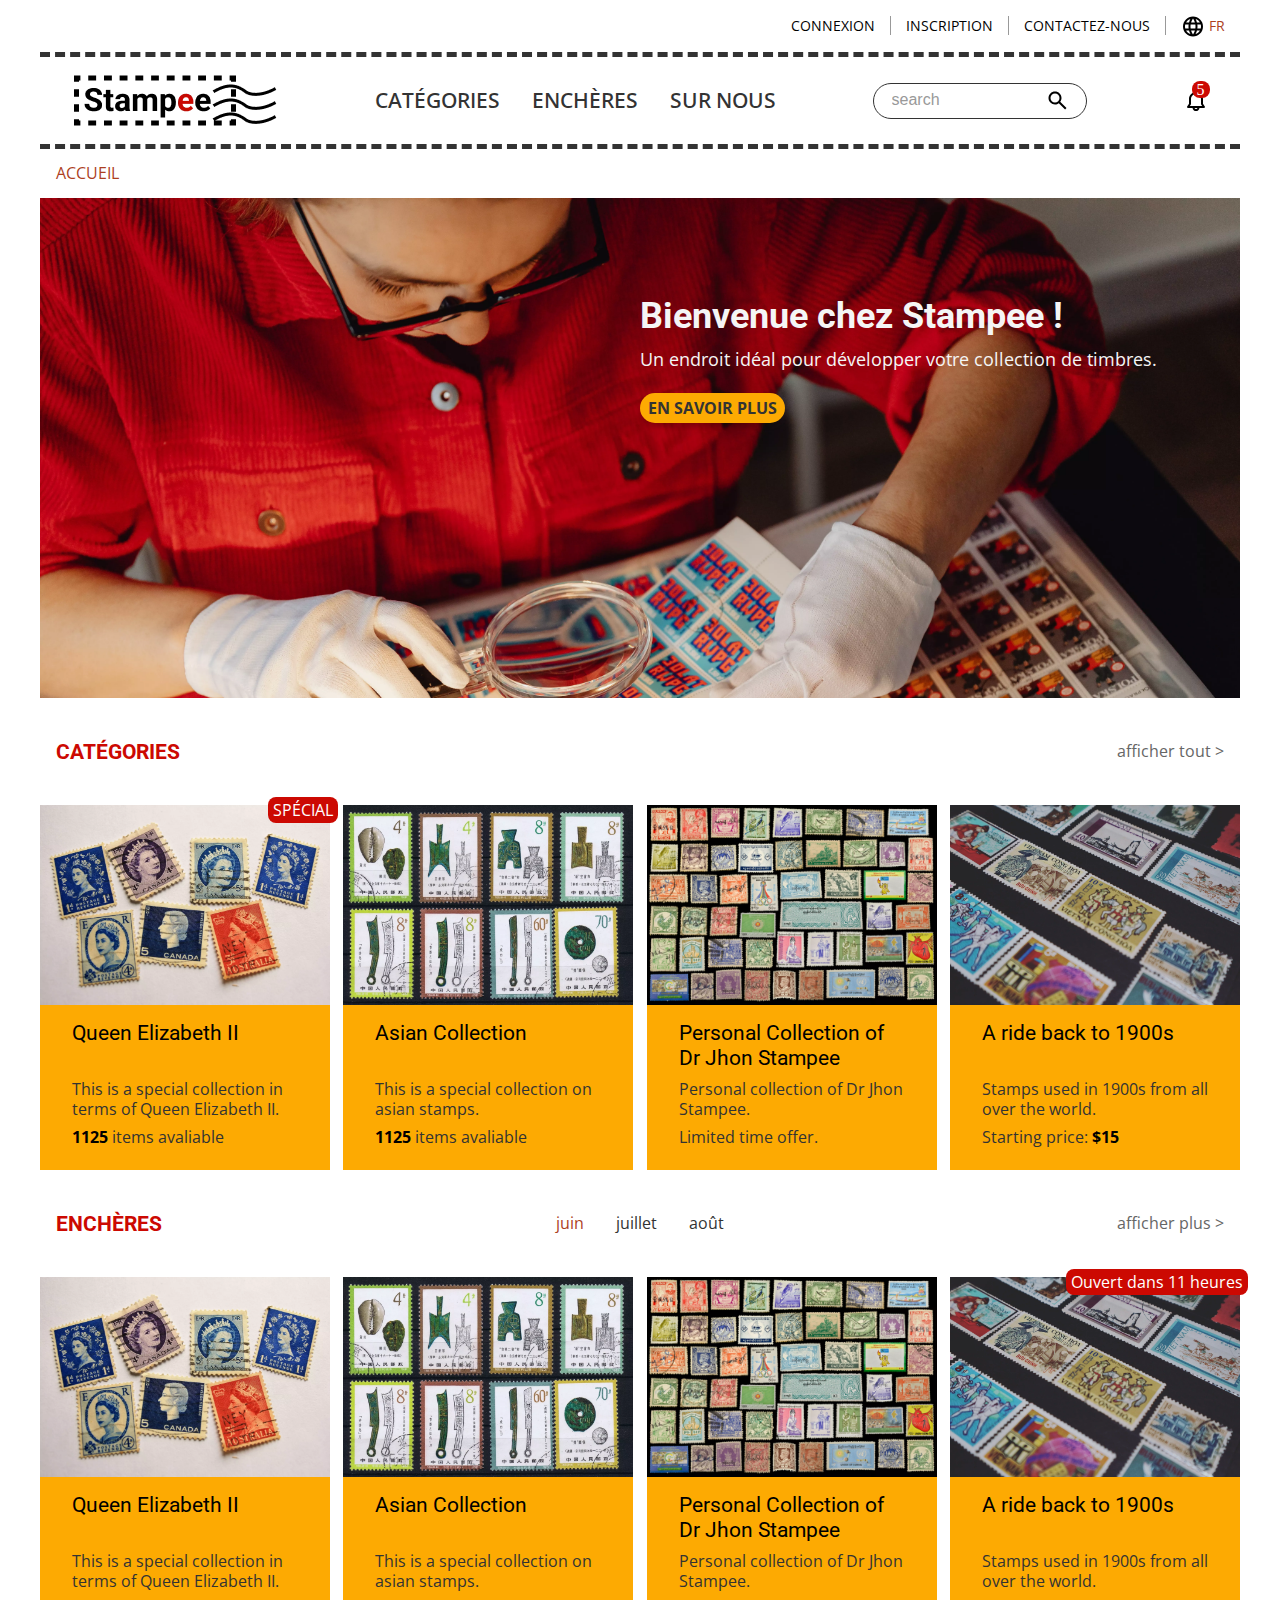
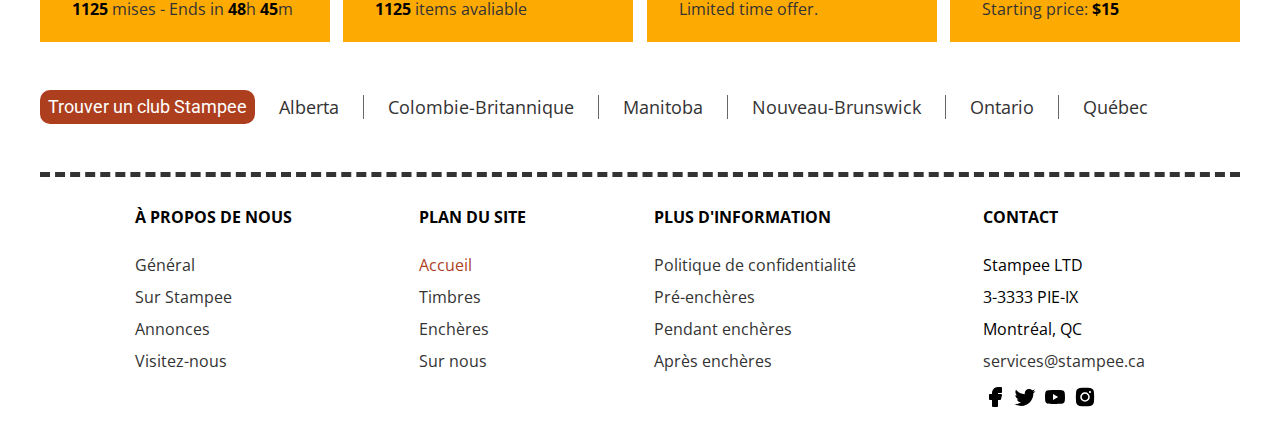
<file: index.html>
<!DOCTYPE html>
<html lang="fr">
<head>
    <meta charset="UTF-8">
    <meta name="viewport" content="width=device-width, initial-scale=1.0">
    <meta name="description" content="31D-stampee">
    <title>ACCUEIL</title>
    <link rel="stylesheet" href="assets/css/index.css">
</head>
<body>
    <!--top-menu-->
    <nav class="wrapper">
        <ul>
            <li><a href="#">CONNEXION</a></li>
            <li><a href="#">INSCRIPTION</a></li>
            <li><a href="#">CONTACTEZ-NOUS</a></li>
            <li><a href="#"><img src="assets/icons/language.svg" alt="language"><span class="active">FR</span></a></li>
        </ul>
    </nav>
    <!--header--main-menu-->
    <header class="wrapper">
        <!--logo-->
        <div class="logo">
            <h1><a href="index.html">logo</a></h1>
        </div>
        <!--nav-->
        <div class="headerNav">
            <ul>
                <li><a href="products.html">CATÉGORIES</a></li>
                <li><a href="#">ENCHÈRES</a></li>
                <li><a href="#">SUR NOUS</a></li>
            </ul>
        </div>
        <!--search-->
        <div class="headerSearch">
            <input type="text" placeholder="search">
            <a href="products.html"></a>
        </div>
        <!--cart-->
        <div class="notification">
            <a href="#"></a>
            <div class="number">5</div>
        </div>
    </header>
    <!--breadcrumb-->
    <aside class="breadcrumb wrapper">
        <ul>
            <li><a class="active" href="index.html">ACCUEIL</a></li>
        </ul>
    </aside>
    <!--banner-->
    <section class="banner wrapper">
        <!--picture-->
        <div class="picture">
            <a href="#"><img src="assets/images/banner.webp" alt="banner"></a>
        </div>
        <!--side-nav-->
        <div class="bannertext">
            <h2>Bienvenue chez Stampee !</h2>
            <p>Un endroit idéal pour développer votre collection de timbres.</p>
            <a href="products.html">EN SAVOIR PLUS</a>
        </div>
    </section>
    <!--main-->
    <main class="wrapper">
        <!--title-->
        <div class="title">
            <div class="left"><h3>CATÉGORIES</h3></div>
            <div class="right"><a href="#">afficher tout ></a></div>
        </div>
        <!--content-->
        <div class="content">
            <ul>
                <li>
                    <a href="#">
                        <div class="pic"><img src="assets/images/queen-elizabeth-II.webp" alt="catalogue1"></div>
                        <div class="txt">
                            <h3>Queen Elizabeth II</h3>
                            <p>This is a special collection in terms of Queen Elizabeth II.</p>
                            <p><span>1125</span> items avaliable</p>
                        </div>
                    </a>
                    <div class="promo">SPÉCIAL</div>
                </li>
                <li>
                    <a href="#">
                        <div class="pic"><img src="assets/images/asian-collection.webp" alt="catalogue2"></div>
                        <div class="txt">
                            <h3>Asian Collection</h3>
                            <p>This is a special collection on asian stamps.</p>
                            <p><span>1125</span> items avaliable</p>
                        </div>
                    </a>
                </li>
                <li>
                    <a href="#">
                        <div class="pic"><img src="assets/images/personal-collection.webp" alt="catalogue3"></div>
                        <div class="txt">
                            <h3>Personal Collection of Dr Jhon Stampee</h3>
                            <p>Personal collection of Dr Jhon Stampee.</p>
                            <p>Limited time offer.</p>
                        </div>
                    </a>
                </li>
                <li>
                    <a href="#">
                        <div class="pic"><img src="assets/images/special-collection.webp" alt="catalogue4"></div>
                        <div class="txt">
                            <h3>A ride back to 1900s</h3>
                            <p>Stamps used in 1900s from all over the world.</p>
                            <p>Starting price: <span>$15</span></p>
                        </div>
                    </a>
                </li>
            </ul>
        </div>
        <!--title-->
        <div class="title">
            <div class="left"><h3>ENCHÈRES</h3></div>
            <ul>
                <li><a class="active" href="#">juin</a></li>
                <li><a href="#">juillet</a></li>
                <li><a href="#">août</a></li>
            </ul>
            <div class="right"><a href="#">afficher plus ></a></div>
        </div>
        <!--content-->
        <div class="content">
            <ul>
                <li>
                    <a href="#">
                        <div class="pic"><img src="assets/images/queen-elizabeth-II.webp" alt="auction1"></div>
                        <div class="txt">
                            <h3>Queen Elizabeth II</h3>
                            <p>This is a special collection in terms of Queen Elizabeth II.</p>
                            <p><span>1125</span> mises - Ends in <span>48</span>h <span>45</span>m</p>
                        </div>
                    </a>
                </li>
                <li>
                    <a href="#">
                        <div class="pic"><img src="assets/images/asian-collection.webp" alt="auction2"></div>
                        <div class="txt">
                            <h3>Asian Collection</h3>
                            <p>This is a special collection on asian stamps.</p>
                            <p><span>1125</span> items avaliable</p>
                        </div>
                    </a>
                </li>
                <li>
                    <a href="#">
                        <div class="pic"><img src="assets/images/personal-collection.webp" alt="auction3"></div>
                        <div class="txt">
                            <h3>Personal Collection of Dr Jhon Stampee</h3>
                            <p>Personal collection of Dr Jhon Stampee.</p>
                            <p>Limited time offer.</p>
                        </div>
                    </a>
                </li>
                <li>
                    <a href="#">
                        <div class="pic"><img src="assets/images/special-collection.webp" alt="auction4"></div>
                        <div class="txt">
                            <h3>A ride back to 1900s</h3>
                            <p>Stamps used in 1900s from all over the world.</p>
                            <p>Starting price: <span>$15</span></p>
                        </div>
                    </a>
                    <div class="promo">Ouvert dans 11 heures</div>
                </li>
            </ul>
        </div>
    </main>
    <!--location-->
    <section class="location wrapper">
        <a href="#"><h3>Trouver un club Stampee</h3></a>
        <ul>
            <li><a href="#">Alberta</a></li>
            <li><a href="#">Colombie-Britannique</a></li>
            <li><a href="#">Manitoba</a></li>
            <li><a href="#">Nouveau-Brunswick</a></li>
            <li><a href="#">Ontario</a></li>
            <li><a href="#">Québec</a></li>
        </ul>
    </section>
    <!--footer-->
    <footer class="wrapper">
        <!--about-->
        <div>
            <dl>
                <dt>À PROPOS DE NOUS</dt>
                <dd><a href="#">Général</a></dd>
                <dd><a href="#">Sur Stampee</a></dd>
                <dd><a href="#">Annonces</a></dd>
                <dd><a href="#">Visitez-nous</a></dd>
            </dl>
        </div>
        <!--sitemap-->
        <div>
            <dl>
                <dt>PLAN DU SITE</dt>
                <dd><a class="active" href="#">Accueil</a></dd>
                <dd><a href="#">Timbres</a></dd>
                <dd><a href="#">Enchères</a></dd>
                <dd><a href="#">Sur nous</a></dd>
            </dl>
        </div>
        <!--moreinfo-->
        <div>
            <dl>
                <dt>PLUS D'INFORMATION</dt>
                <dd><a href="#">Politique de confidentialité</a></dd>
                <dd><a href="#">Pré-enchères</a></dd>
                <dd><a href="#">Pendant enchères</a></dd>
                <dd><a href="#">Après enchères</a></dd>
            </dl>
        </div>
        <!--contact-->
        <div>
            <dl>
                <dt>CONTACT</dt>
                <dd>Stampee LTD</dd>
                <dd>3-3333 PIE-IX</dd>
                <dd>Montréal, QC</dd>
                <dd><a href="#">services@stampee.ca</a></dd>
            </dl>
            <ul>
                <li><a href="#"><img src="assets/icons/facebook.svg" alt="facebook"></a></li>
                <li><a href="#"><img src="assets/icons/twitter.svg" alt="twitter"></a></li>
                <li><a href="#"><img src="assets/icons/youtube.svg" alt="youtube"></a></li>
                <li><a href="#"><img src="assets/icons/instagram.svg" alt="instagram"></a></li>
            </ul>
        </div>
    </footer>
</body>
</html>
</file>
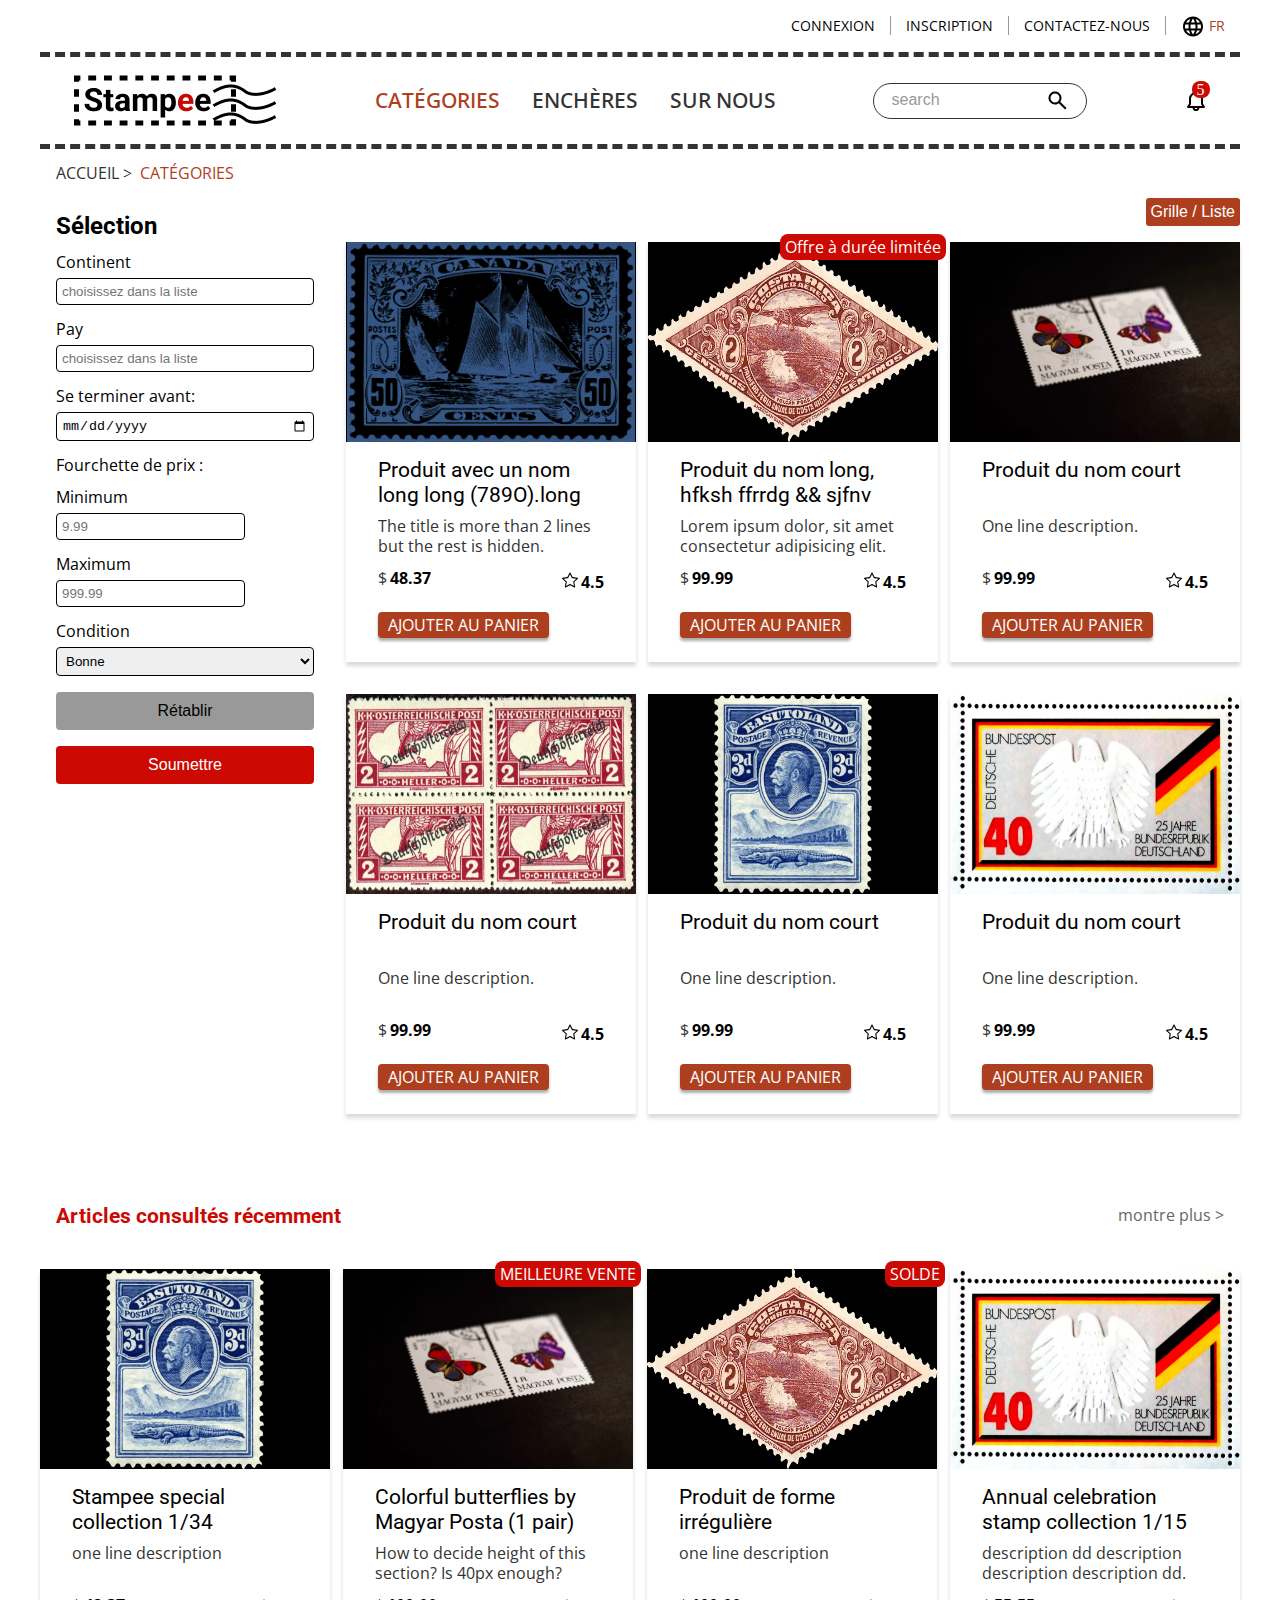
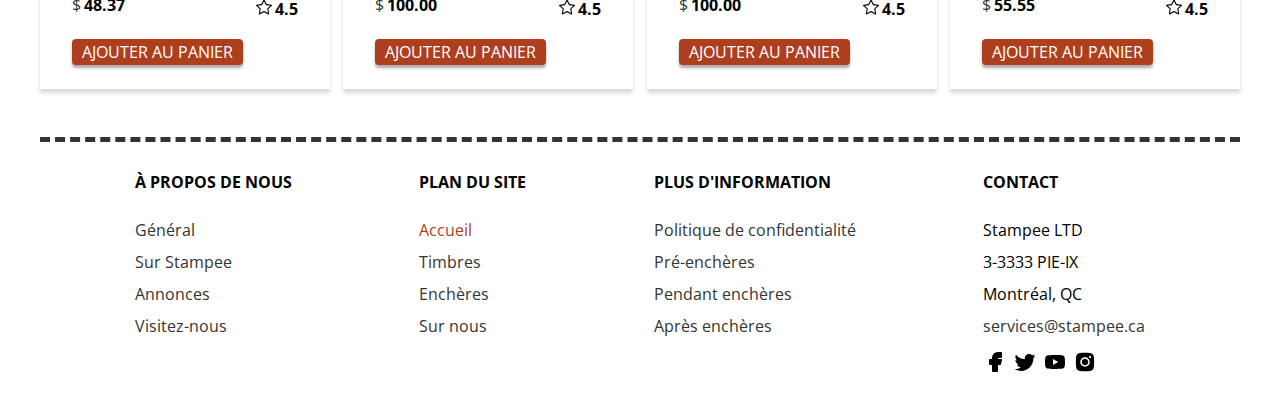
<file: products.html>
<!DOCTYPE html>
<html lang="fr">
<head>
    <meta charset="UTF-8">
    <meta name="viewport" content="width=device-width, initial-scale=1.0">
    <meta name="description" content="31D-stampee">
    <title>CATÉGORIES</title>
    <link rel="stylesheet" href="assets/css/products.css">
</head>
<body>
    <!--top-menu-->
    <nav class="wrapper">
        <ul>
            <li><a href="#">CONNEXION</a></li>
            <li><a href="#">INSCRIPTION</a></li>
            <li><a href="#">CONTACTEZ-NOUS</a></li>
            <li><a href="#"><img src="assets/icons/language.svg" alt="language"><span class="active">FR</span></a></li>
        </ul>
    </nav>
    <!--header--main-menu-->
    <header class="wrapper">
        <!--logo-->
        <div class="logo">
            <h1><a href="index.html">logo</a></h1>
        </div>
        <!--nav-->
        <div class="headerNav">
            <ul>
                <li><a class="active" href="products.html">CATÉGORIES</a></li>
                <li><a href="#">ENCHÈRES</a></li>
                <li><a href="#">SUR NOUS</a></li>
            </ul>
        </div>
        <!--search-->
        <div class="headerSearch">
            <input type="text" placeholder="search">
            <a href="#"></a>
        </div>
        <!--cart-->
        <div class="notification">
            <a href="#"></a>
            <div class="number">5</div>
        </div>
    </header>
    <!--breadcrumb-->
    <aside class="breadcrumb wrapper">
        <ul>
            <li><a href="index.html">ACCUEIL</a> ></li>
            <li><a class="active" href="products.html">CATÉGORIES</a></li>
        </ul>
    </aside>
    <!--main-->
    <main class="wrapper">
        <!--filter-->
        <section class="filter">
            <!--form of the filter-->
            <form action="" name="filter">
                <h2>Sélection</h2>
                <label for="continent">Continent</label>
                <input type="text" name="continent" id="continent" placeholder="choisissez dans la liste" list="liste-continents">
                <label for="pay">Pay</label>
                <input type="text" name="pay" id="pay" placeholder="choisissez dans la liste" list="liste-pays">
                <label for="date">Se terminer avant:</label>
                <input type="date" name="date" id="date">
                <fieldset>
                    <legend>Fourchette de prix :</legend>
                    <label for="minP">Minimum</label>
                    <input type="text" name="minP" id="minP" placeholder="9.99">
                    <label for="maxP">Maximum</label>
                    <input type="text" name="maxP" id="maxP" placeholder="999.99">
                </fieldset>
                <label for="condition">Condition</label>
                <select id="condition" name="condition[]">
                    <option value="Bonne">Bonne</option>
                    <option value="Moyenne">Moyenne</option>
                    <option value="Mauvaise">Mauvaise</option>
                </select>
                <input type="reset" value="Rétablir">
                <input type="submit" value="Soumettre">
            </form>
        </section>
        <!--list of products-->
        <section class="content">
            <div class="grid"><button id="grid-list">Grille / Liste</button></div>
            <ul id="products">
                <li>
                    <article>
                        <a href="#">
                            <div class="pic"><img src="assets/images/stamp1.webp" alt="item1"></div>
                            <div class="txt">
                                <h3>Produit avec un nom long long (789O).long long long long long long ago.</h3>
                                <p>The title is more than 2 lines but the rest is hidden.</p>
                                <div class="price">
                                    <p>$<span>48.37</span></p>
                                    <p><a href="#"><img src="assets/icons/star.svg" alt="star"><span>4.5</span></a></p>
                                </div>
                                <a class="panier" href="#">AJOUTER AU PANIER</a>
                            </div>
                        </a>
                    </article>
                </li>
                <li>
                    <article>
                        <a href="#">
                            <div class="pic"><img src="assets/images/stamp3.webp" alt="item2"></div>
                            <div class="txt">
                                <h3>Produit du nom long, hfksh ffrrdg && sjfnv (vdfghdnv ## 55) dfksdhr sekrsiuetxliehcnkjfhszdf.</h3>
                                <p>Lorem ipsum dolor, sit amet consectetur adipisicing elit. Consequatur aperiam eveniet nemo voluptas ratione distinctio beatae nihil facilis doloribus reiciendis quae accusamus laboriosam, nostrum iusto tenetur mollitia aspernatur. Consectetur, tempore.</p>
                                <div class="price">
                                    <p>$<span>99.99</span></p>
                                    <p><a href="#"><img src="assets/icons/star.svg" alt="star"><span>4.5</span></a></p>
                                </div>
                                <a class="panier" href="#">AJOUTER AU PANIER</a>
                            </div>
                        </a>
                        <div class="promo">Offre à durée limitée</div>
                    </article>
                </li>
                <li>
                    <article>
                        <a href="#">
                            <div class="pic"><img src="assets/images/stamp2.webp" alt="item3"></div>
                            <div class="txt">
                                <h3>Produit du nom court</h3>
                                <p>One line description.</p>
                                <div class="price">
                                    <p>$<span>99.99</span></p>
                                    <p><a href="#"><img src="assets/icons/star.svg" alt="star"><span>4.5</span></a></p>
                                </div>
                                <a class="panier" href="#">AJOUTER AU PANIER</a>
                            </div>
                        </a>
                    </article>
                </li>
                <li>
                    <article>
                        <a href="#">
                            <div class="pic"><img src="assets/images/stamp5.webp" alt="item4"></div>
                            <div class="txt">
                                <h3>Produit du nom court</h3>
                                <p>One line description.</p>
                                <div class="price">
                                    <p>$<span>99.99</span></p>
                                    <p><a href="#"><img src="assets/icons/star.svg" alt="star"><span>4.5</span></a></p>
                                </div>
                                <a class="panier" href="#">AJOUTER AU PANIER</a>
                            </div>
                        </a>
                    </article>
                </li>
                <li>
                    <article>
                        <a href="#">
                            <div class="pic"><img src="assets/images/stamp6.webp" alt="item5"></div>
                            <div class="txt">
                                <h3>Produit du nom court</h3>
                                <p>One line description.</p>
                                <div class="price">
                                    <p>$<span>99.99</span></p>
                                    <p><a href="#"><img src="assets/icons/star.svg" alt="star"><span>4.5</span></a></p>
                                </div>
                                <a class="panier" href="#">AJOUTER AU PANIER</a>
                            </div>
                        </a>
                    </article>
                </li>
                <li>
                    <article>
                        <a href="#">
                            <div class="pic"><img src="assets/images/stamp4.webp" alt="item6"></div>
                            <div class="txt">
                                <h3>Produit du nom court</h3>
                                <p>One line description.</p>
                                <div class="price">
                                    <p>$<span>99.99</span></p>
                                    <p><a href="#"><img src="assets/icons/star.svg" alt="star"><span>4.5</span></a></p>
                                </div>
                                <a class="panier" href="#">AJOUTER AU PANIER</a>
                            </div>
                        </a>
                    </article>
                </li>
            </ul>
        </section>
    </main>
    <!--recently viewed items-->
    <section class="wrapper">
        <!--title-->
        <div class="title">
            <div class="left"><h3>Articles consultés récemment</h3></div>
            <div class="right"><a href="#">montre plus ></a></div>
        </div>
        <!--content-->
        <div class="content">
            <ul>
                <li>
                    <a href="#">
                        <div class="pic"><img src="assets/images/stamp6.webp" alt="item7"></div>
                        <div class="txt">
                            <h3>Stampee special collection 1/34</h3>
                            <p>one line description</p>
                            <div class="price">
                                <p>$<span>48.37</span></p>
                                <p><a href="#"><img src="assets/icons/star.svg" alt="star"><span>4.5</span></a></p>
                            </div>
                            <a class="panier" href="#">AJOUTER AU PANIER</a>
                        </div>
                    </a>
                </li>
                <li>
                    <a href="#">
                        <div class="pic"><img src="assets/images/stamp2.webp" alt="item8"></div>
                        <div class="txt">
                            <h3>Colorful butterflies by Magyar Posta (1 pair)</h3>
                            <p>How to decide height of this section? Is 40px enough?</p>
                            <div class="price">
                                <p>$<span>100.00</span></p>
                                <p><a href="#"><img src="assets/icons/star.svg" alt="star"><span>4.5</span></a></p>
                            </div>
                            <a class="panier" href="#">AJOUTER AU PANIER</a>
                        </div>
                    </a>
                    <div class="promo">MEILLEURE VENTE</div>
                </li>
                <li>
                    <a href="#">
                        <div class="pic"><img src="assets/images/stamp3.webp" alt="item9"></div>
                        <div class="txt">
                            <h3>Produit de forme irrégulière</h3>
                            <p>one line description</p>
                            <div class="price">
                                <p>$<span>100.00</span></p>
                                <p><a href="#"><img src="assets/icons/star.svg" alt="star"><span>4.5</span></a></p>
                            </div>
                            <a class="panier" href="#">AJOUTER AU PANIER</a>
                        </div>
                    </a>
                    <div class="promo">SOLDE</div>
                </li>
                <li>
                    <a href="#">
                        <div class="pic"><img src="assets/images/stamp4.webp" alt="item0"></div>
                        <div class="txt">
                            <h3>Annual celebration stamp collection 1/15</h3>
                            <p>description dd description description description dd.</p>
                            <div class="price">
                                <p>$<span>55.55</span></p>
                                <p><a href="#"><img src="assets/icons/star.svg" alt="star"><span>4.5</span></a></p>
                            </div>
                            <a class="panier" href="#">AJOUTER AU PANIER</a>
                        </div>
                    </a>
                </li>
            </ul>
        </div>
    </section>
    <!--footer-->
    <footer class="wrapper">
        <!--about-->
        <div>
            <dl>
                <dt>À PROPOS DE NOUS</dt>
                <dd><a href="#">Général</a></dd>
                <dd><a href="#">Sur Stampee</a></dd>
                <dd><a href="#">Annonces</a></dd>
                <dd><a href="#">Visitez-nous</a></dd>
            </dl>
        </div>
        <!--sitemap-->
        <div>
            <dl>
                <dt>PLAN DU SITE</dt>
                <dd><a class="active" href="#">Accueil</a></dd>
                <dd><a href="#">Timbres</a></dd>
                <dd><a href="#">Enchères</a></dd>
                <dd><a href="#">Sur nous</a></dd>
            </dl>
        </div>
        <!--moreinfo-->
        <div>
            <dl>
                <dt>PLUS D'INFORMATION</dt>
                <dd><a href="#">Politique de confidentialité</a></dd>
                <dd><a href="#">Pré-enchères</a></dd>
                <dd><a href="#">Pendant enchères</a></dd>
                <dd><a href="#">Après enchères</a></dd>
            </dl>
        </div>
        <!--contact-->
        <div>
            <dl>
                <dt>CONTACT</dt>
                <dd>Stampee LTD</dd>
                <dd>3-3333 PIE-IX</dd>
                <dd>Montréal, QC</dd>
                <dd><a href="#">services@stampee.ca</a></dd>
            </dl>
            <ul>
                <li><a href="#"><img src="assets/icons/facebook.svg" alt="facebook"></a></li>
                <li><a href="#"><img src="assets/icons/twitter.svg" alt="twitter"></a></li>
                <li><a href="#"><img src="assets/icons/youtube.svg" alt="youtube"></a></li>
                <li><a href="#"><img src="assets/icons/instagram.svg" alt="instagram"></a></li>
            </ul>
        </div>
    </footer>
	<datalist id="liste-continents">
		<option value="Afrique"></option>
		<option value="Amérique"></option>
		<option value="Antarctique"></option>
        <option value="Asie"></option>
        <option value="Europe"></option>
        <option value="Océanie"></option>
	</datalist>
	<datalist id="liste-pays">
        <option value="Allemagne"></option>
        <option value="Australie"></option>
        <option value="Brésil"></option>
		<option value="Canada"></option>
        <option value="Chine"></option>
		<option value="Danemark"></option>
        <option value="Égypte"></option>
        <option value="États-Unis"></option>
		<option value="France"></option>
        <option value="Inde"></option>
        <option value="Japon"></option>
        <option value="Mexique"></option>
        <option value="Royaume-Uni"></option>
        <option value="Russie"></option>
        <option value="Suisse"></option>
        <option value="Viêt Nam"></option>
	</datalist>
    <script> /*Do I need a seperate .js file?*/
        const btn = document.getElementById('grid-list');
        const parentNode = document.getElementById('products');

        let list = parentNode.children;

        btn.addEventListener('click', function(){
            for (let i=0 ; i <list.length ; i++ ){
                list[i].classList.toggle('list');
            }
        });
        /*the effect is not ideal, but this is the best I can think of at the moment*/
    </script>
</body>
</html>
</file>
<file: assets/css/index.css>
@import url(general.css);
@import url(nav.css);
@import url(header.css);
@import url(breadcrumb.css);
@import url(banner.css); /*only the home page has banner*/
@import url(title.css);
@import url(content.css);
@import url(footer.css);


/***below is the content specific to home page***/


/*location*/
.location {
    margin: 2rem auto;
    padding: 1rem 0;
    display: flex;
    justify-content: space-between;
    align-items: center;
}

.location h3 {
    font-size: var(--h5);
    font-weight: 400;
    color: white;
    background: var(--brown);
    border-radius: 10px;
    padding: 0.5rem;
}

.location > ul {
    flex: 1; 
    display: flex;
}

.location ul li a {
    padding: 0 1.5rem;
    border-right: 1px solid #666; /*border give to <a> so it has the same height as text*/
    font-size: var(--h5);
    white-space: nowrap;
}

.location ul li:last-child a {
    border-right: none;
    display: block;
    margin-right: 2rem;
}

/*responsive*/
@media screen and (max-width: 1160px) {
    .content ul,
    .location ul {
        flex-wrap: wrap;
        gap: 1rem;
    }
}
</file>
<file: assets/css/products.css>
@import url(general.css);
@import url(nav.css);
@import url(header.css);
@import url(breadcrumb.css);
@import url(filter.css); /*only the products page has filter*/
@import url(title.css);
@import url(content.css);
@import url(footer.css);


/***below is the content specific to products page***/

/*main*/
main {
    display: flex;
    justify-content: space-between;
    gap: 1rem;
}

/*rewrite from content.css*/
.content {
    flex: 1;
}

.content ul {
    flex-flow: row wrap;
}

.content li {
    height: 420px; /*increase the height to allocate btn panier*/
    background-color: white;
    box-shadow: 0 4px 4px rgba(0,0,0,.15);
    margin-bottom: 2rem;
}

.price {
    margin-top: 0.5rem;
    padding: 0;
    display: flex;
    justify-content: space-between;
    align-items: center;
}

.price span {
    color: var(--brown);
    margin-left: 3px;
}

.price img {
    vertical-align: baseline;
}

/*panier*/
.panier {
    display: inline-block;
    background-color: var(--brown);
    color: white;
    border-radius: 4px;
    box-shadow: 0 3px 3px rgba(0, 0, 0, 0.33);
    padding: 5px 10px;
}

.panier:hover {
    background-color: var(--gold);
    color: black;
    transition: 0.7s;
}

/*button to change grid vs list*/
.grid {
    display: flex;
    justify-content: flex-end;
    align-items: center;
}

.grid button {
	appearance: none;
	border: none;
	padding: 5px;
	background-color: var(--brown);
    color: white;
	border-radius: 3px; 
    font-size: var(--h6);
}

/*for js*/
.list {
    flex: 100%;
}

/*responsive*/
@media screen and (max-width: 1160px) {
    section > .content ul {
        flex-wrap: wrap;
    }
}
</file>
